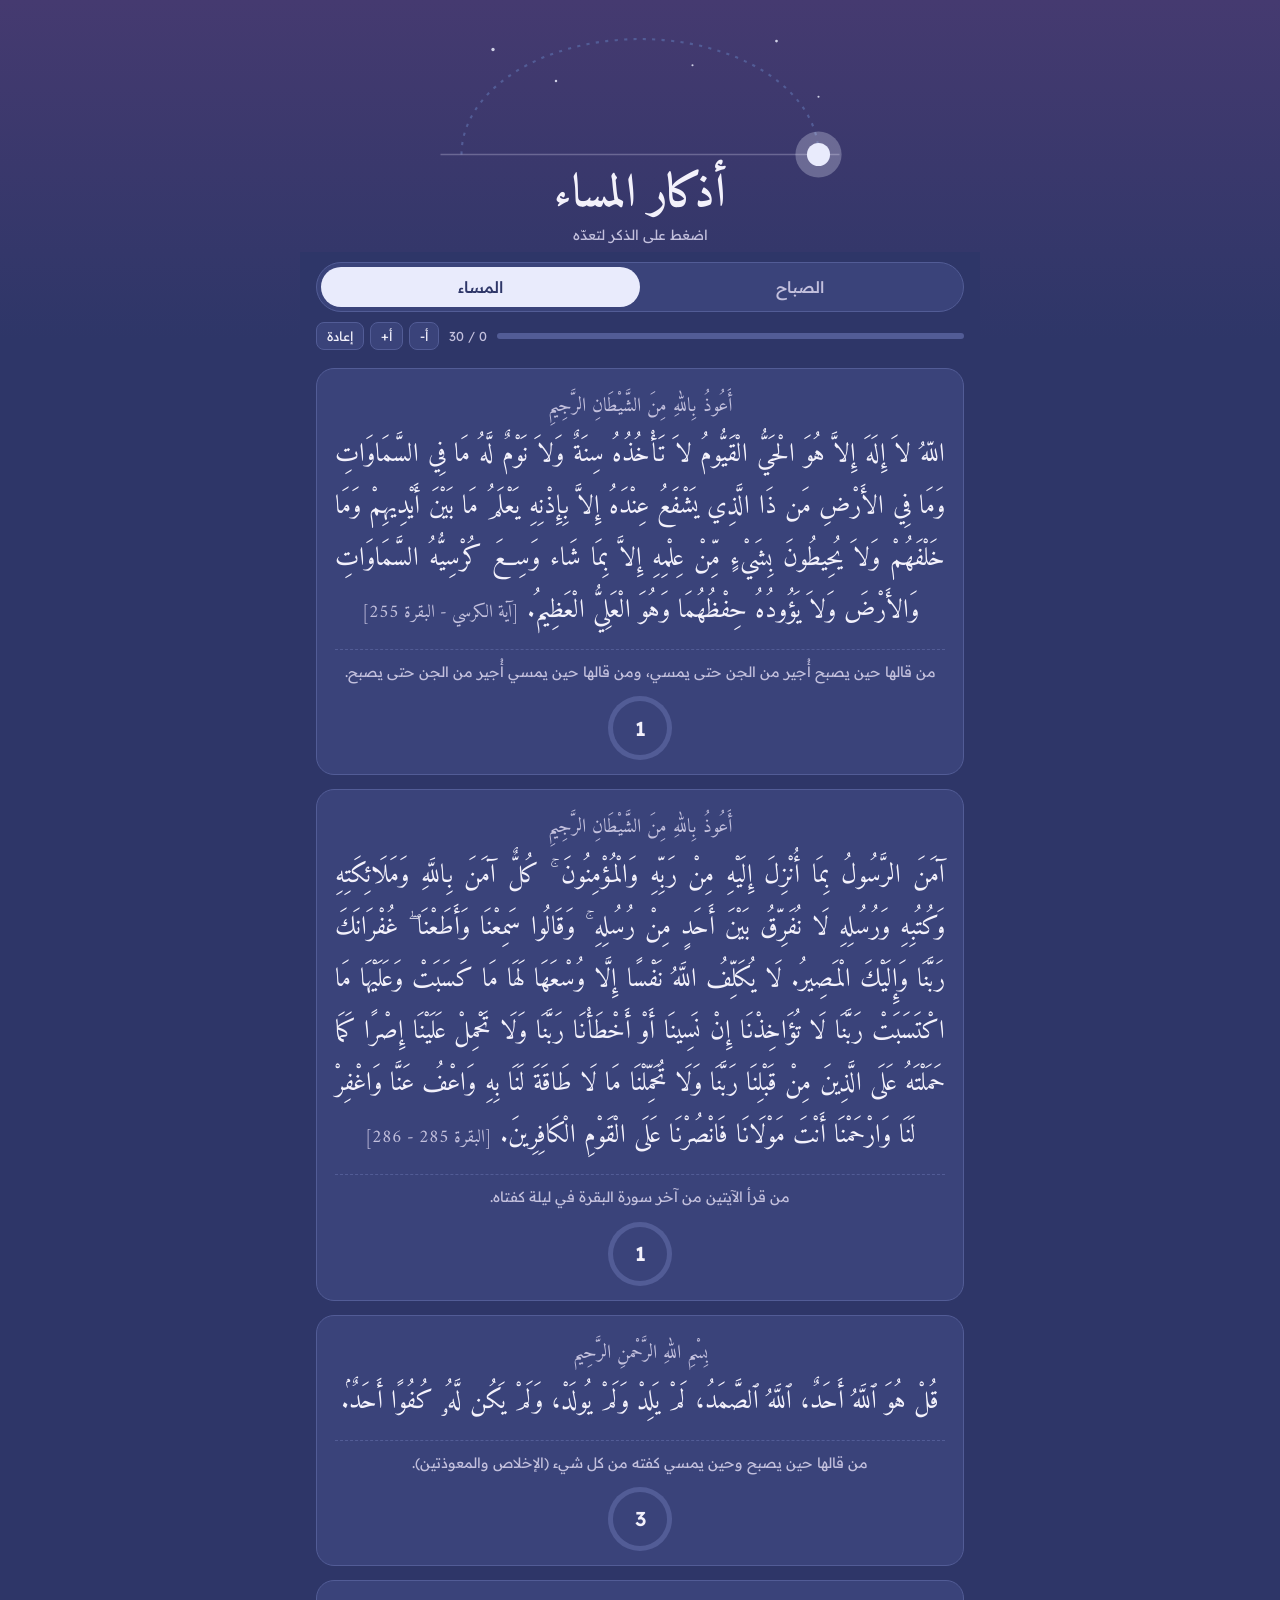
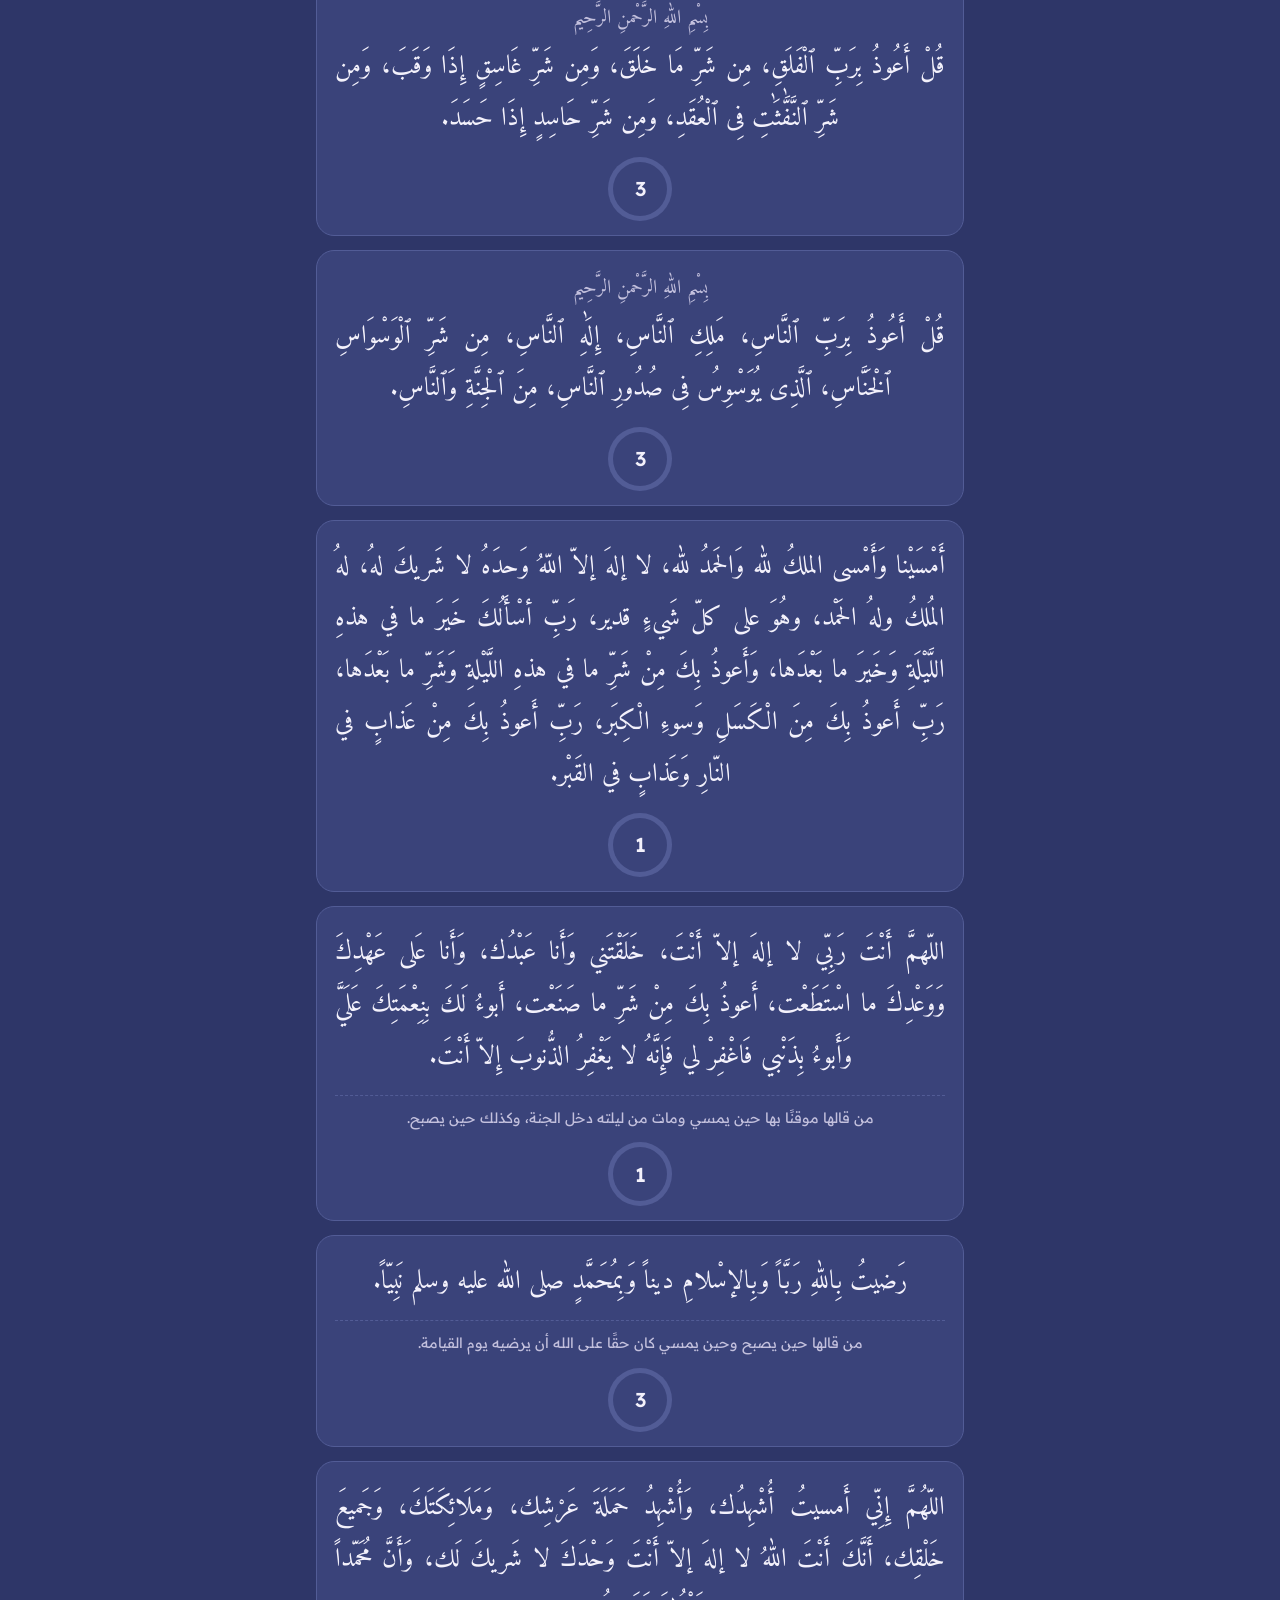
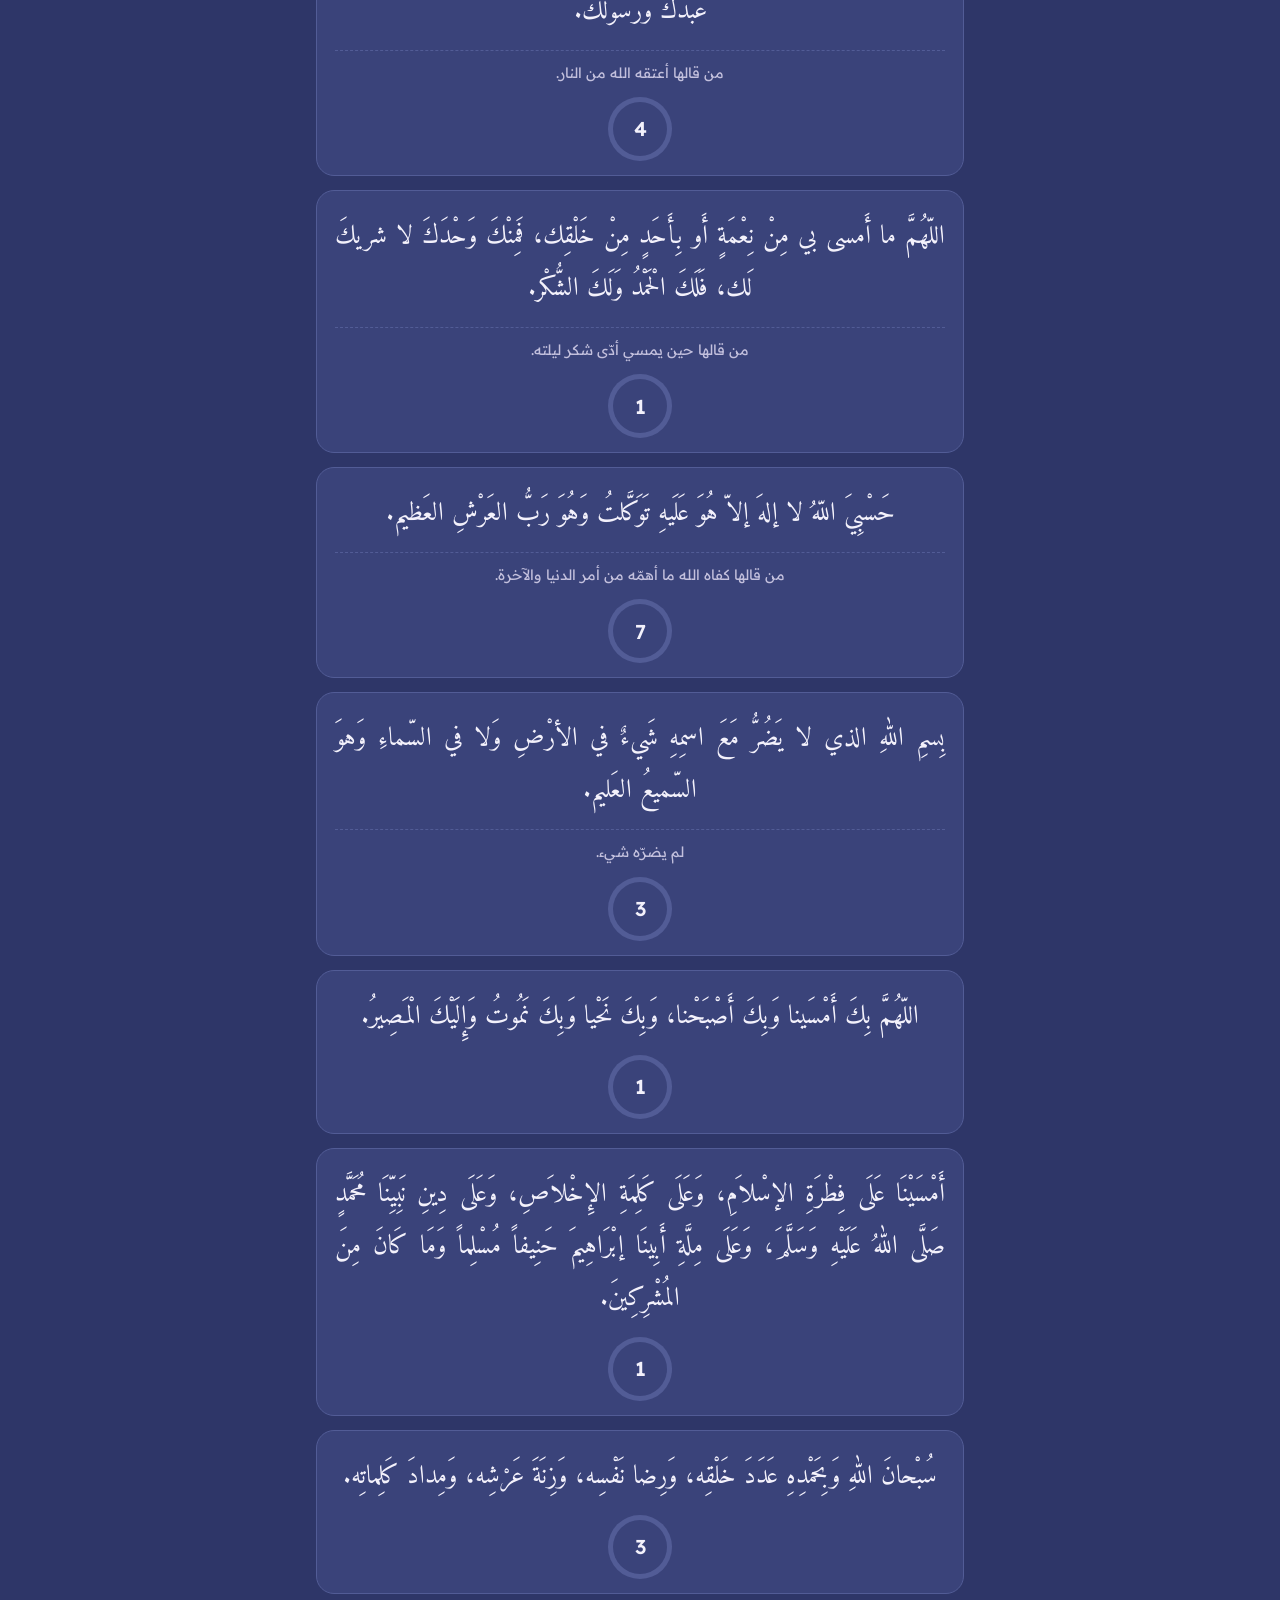
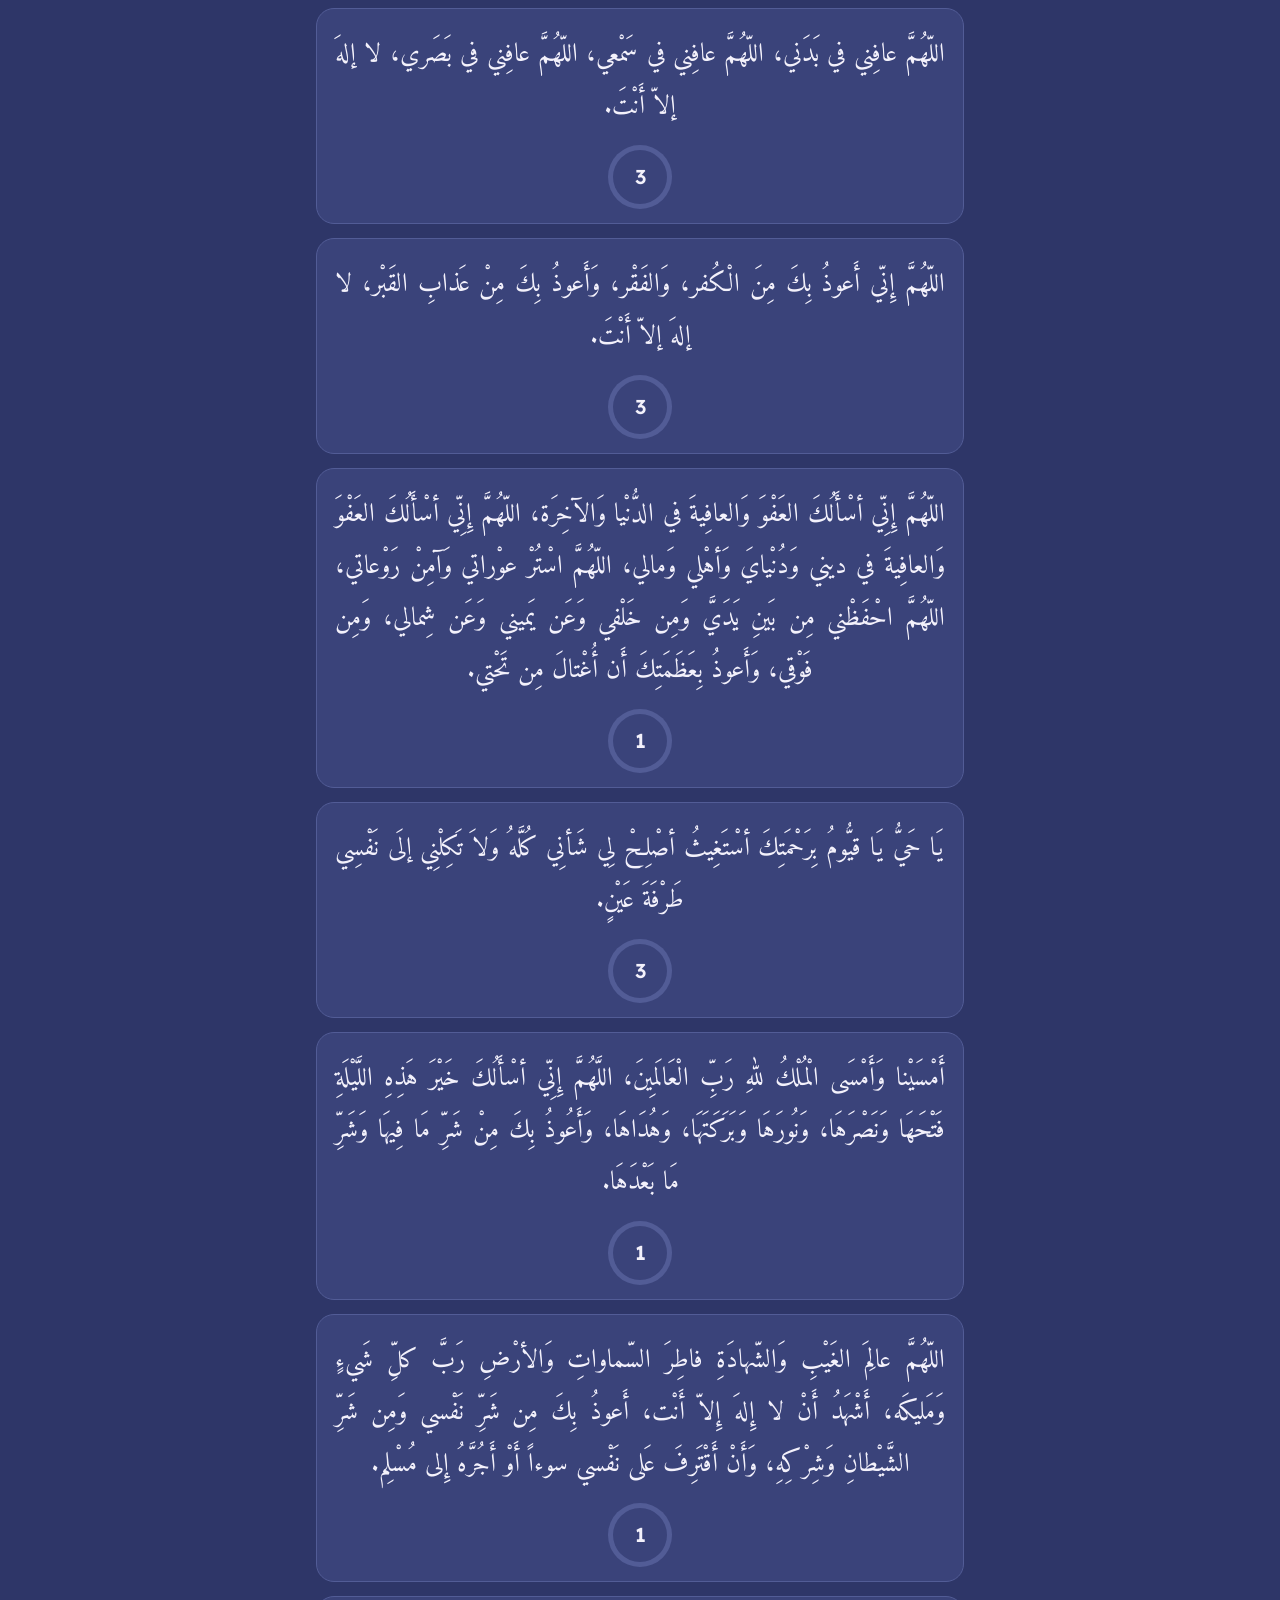
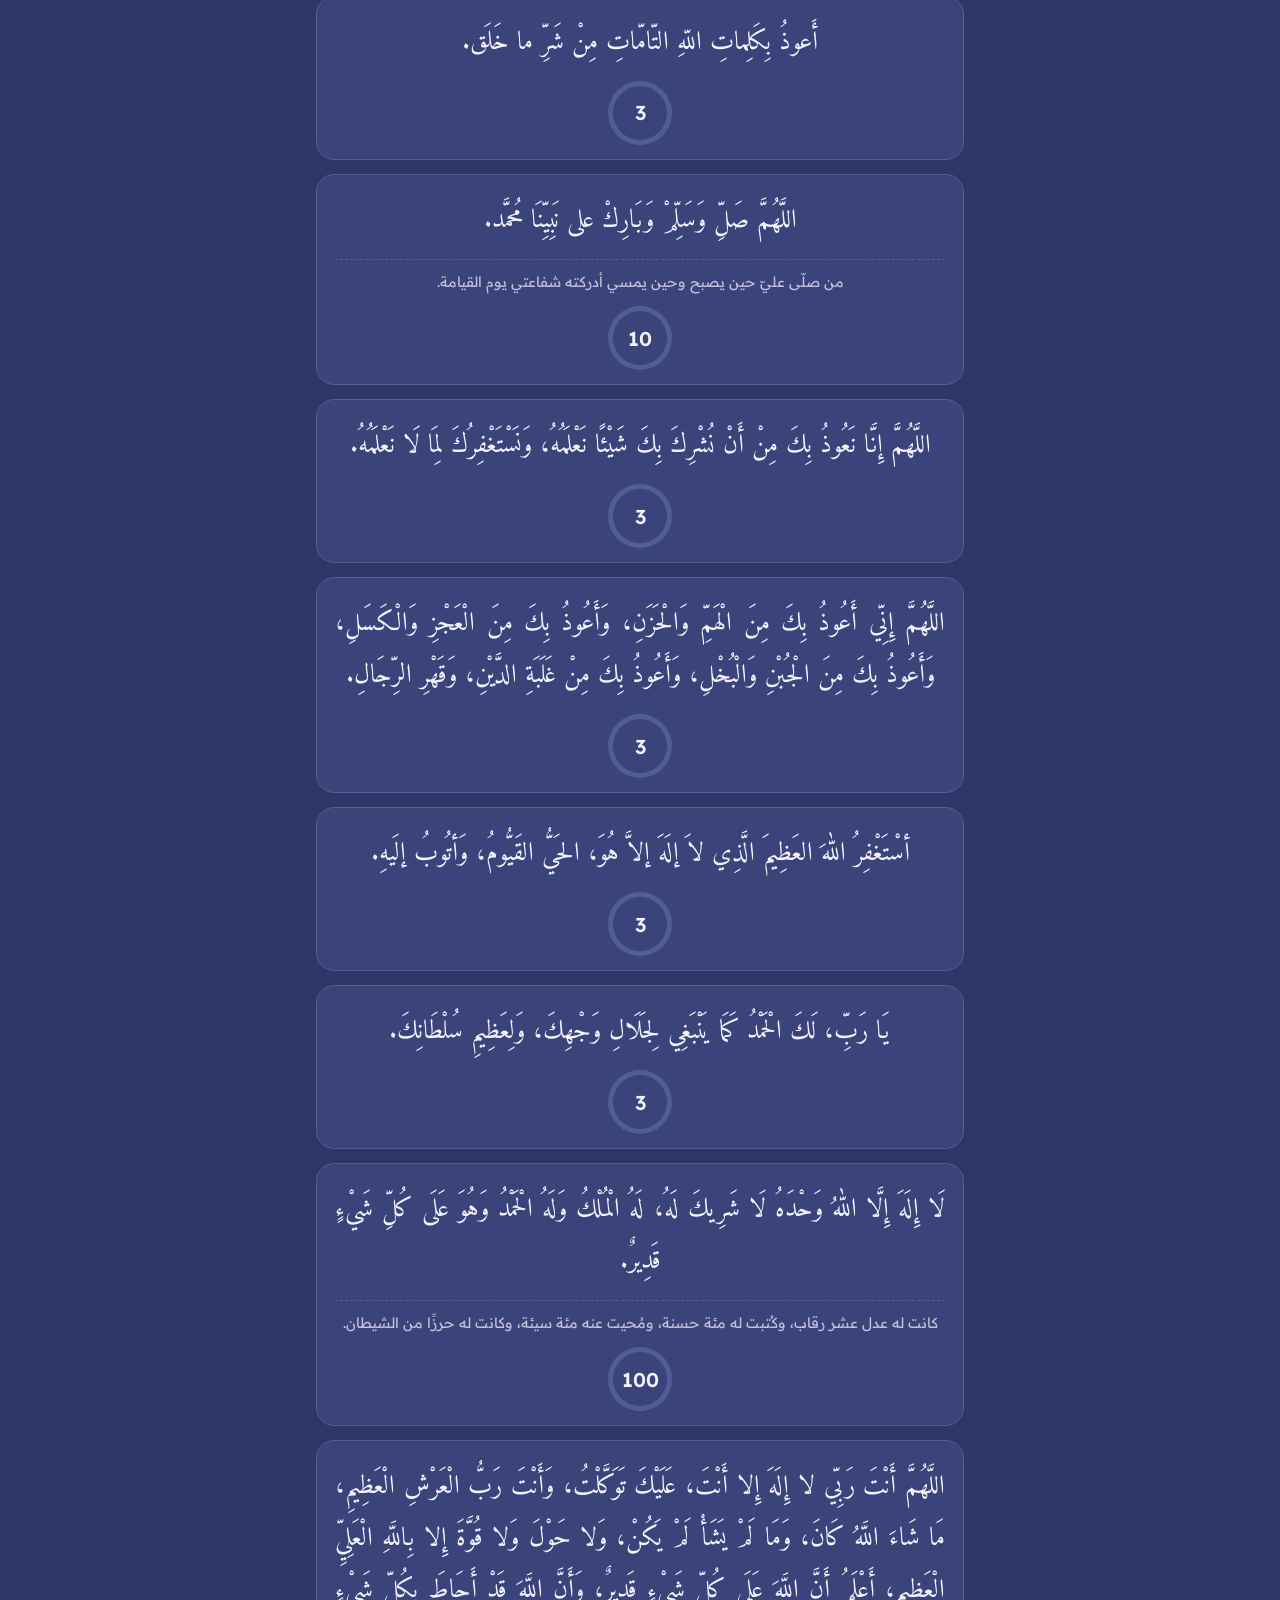
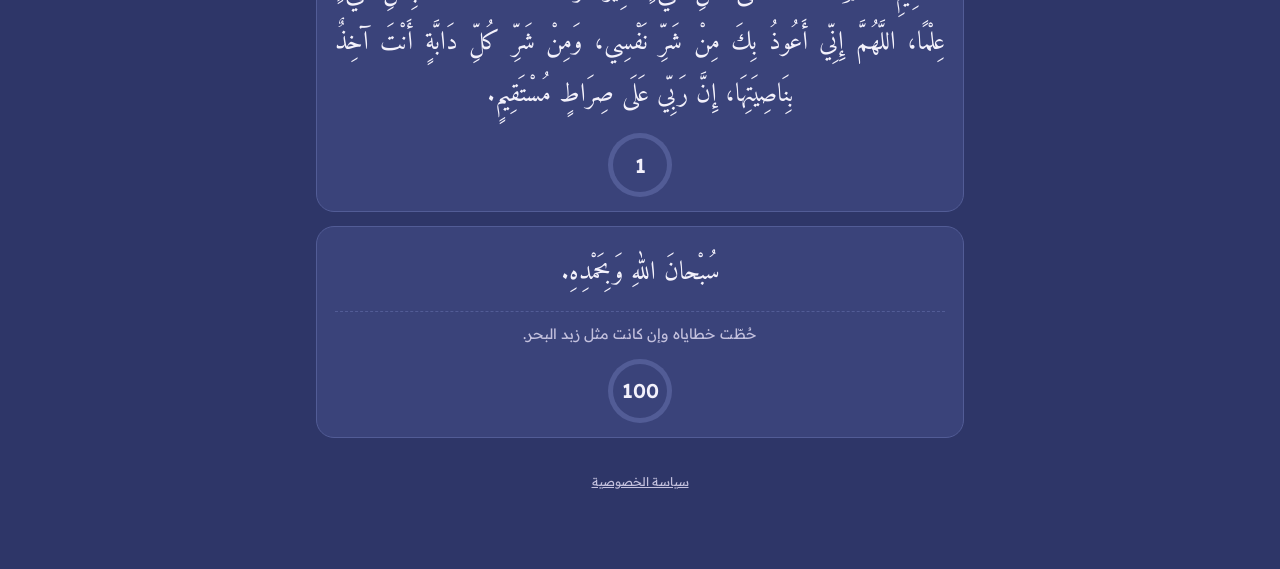
<file: index.html>
<!DOCTYPE html>
<html lang="ar" dir="rtl">
<head>
<meta charset="UTF-8">
<meta name="viewport" content="width=device-width, initial-scale=1, viewport-fit=cover">
<meta name="apple-mobile-web-app-capable" content="yes">
<meta name="mobile-web-app-capable" content="yes">
<meta name="apple-mobile-web-app-title" content="أذكار">
<meta name="apple-mobile-web-app-status-bar-style" content="default">
<meta name="theme-color" content="#FFF9EC">
<meta name="description" content="أذكار الصباح والمساء مع عدّاد لكل ذكر، ويعمل بدون إنترنت.">
<title>أذكار الصباح والمساء</title>
<link rel="manifest" href="manifest.webmanifest">
<link rel="icon" type="image/png" sizes="192x192" href="icons/icon-192.png">
<link rel="apple-touch-icon" href="icons/apple-touch-icon.png">
<link rel="stylesheet" href="fonts/fonts.css">
<style>
:root{
  box-sizing:border-box;
  padding-top:env(safe-area-inset-top,0px);
  padding-bottom:env(safe-area-inset-bottom,0px);
  --fs:26px;
  /* morning (dawn) */
  --bg:#F5F9FB; --bg2:#FFF9EC; --ink:#1E3340; --soft:#6A8191;
  --card:#FFFFFF; --line:#E2EAEE; --accent:#E3A53A; --accentInk:#1E3340; --done:#7FA38B;
}
html{scroll-padding-top:calc(env(safe-area-inset-top,0px) + 130px)}
@media (prefers-color-scheme:dark){
  :root:not([data-theme="light"]){--bg:#2C3E49;--bg2:#3E3D33;--ink:#F6F2E8;--soft:#BCC9D0;--card:#36505E;--line:#4C6673;--accent:#F0B955;--accentInk:#1B2A33;--done:#8DB89A}
}
:root[data-theme="dark"]{--bg:#2C3E49;--bg2:#3E3D33;--ink:#F6F2E8;--soft:#BCC9D0;--card:#36505E;--line:#4C6673;--accent:#F0B955;--accentInk:#1B2A33;--done:#8DB89A}
/* evening (night) — always dark */
body.evening{--bg:#2E3668;--bg2:#453A70;--ink:#F3F1FB;--soft:#C3C0DD;--card:#3A437A;--line:#525C96;--accent:#E9EBFC;--accentInk:#2E3668;--done:#A5BBE6}

*{box-sizing:border-box;margin:0;padding:0}
body{
  font-family:"Readex Pro",system-ui,"Segoe UI",Tahoma,sans-serif;
  background:linear-gradient(180deg,var(--bg2) 0%,var(--bg) 340px) var(--bg);
  background-color:var(--bg);
  color:var(--ink);min-height:100vh;
  transition:background-color .5s,color .5s;
  -webkit-tap-highlight-color:transparent;
}
.wrap{max-width:680px;margin:0 auto;padding:0 16px 80px}

/* horizon hero */
.hero{position:relative;padding:18px 0 8px;text-align:center}
.sky{width:100%;max-width:420px;height:auto;display:block;margin:0 auto;overflow:visible}
.sky .arc{fill:none;stroke:var(--line);stroke-width:2;stroke-dasharray:3 6}
.sky .ground{stroke:var(--soft);stroke-width:1.5;opacity:.35}
.sky .orb{fill:var(--accent);transition:cx .6s ease,cy .6s ease}
.sky .glow{fill:var(--accent);opacity:.28;transition:cx .6s ease,cy .6s ease}
.sky .star{fill:var(--accent);opacity:0;transition:opacity .5s}
body.evening .sky .star{opacity:.85}
h1{font-family:"Amiri",serif;font-weight:700;font-size:clamp(34px,9vw,46px);line-height:1.1;margin-top:-6px}
.sub{color:var(--soft);font-size:14px;margin-top:6px}

/* sticky bar */
.bar{position:sticky;top:0;z-index:5;padding:10px 0 12px;background:var(--bg);transition:background-color .5s}
.bar::before{content:"";position:absolute;inset:0 -16px;background:var(--bg);z-index:-1;padding-top:env(safe-area-inset-top,0px);top:calc(-1 * env(safe-area-inset-top,0px))}
.tabs{display:grid;grid-template-columns:1fr 1fr;background:var(--card);border:1px solid var(--line);border-radius:999px;padding:4px}
.tabs button{font:inherit;font-size:16px;font-weight:500;border:0;background:none;color:var(--soft);padding:10px;border-radius:999px;cursor:pointer}
.tabs button[aria-pressed="true"]{background:var(--accent);color:var(--accentInk)}
.prog{display:flex;align-items:center;gap:10px;margin-top:10px;font-size:13px;color:var(--soft)}
.track{flex:1;height:6px;background:var(--line);border-radius:6px;overflow:hidden}
.fill{height:100%;width:0;background:var(--accent);border-radius:6px;transition:width .4s}
.tools{display:flex;gap:6px}
.tools button{font:inherit;font-size:13px;border:1px solid var(--line);background:var(--card);color:var(--ink);border-radius:8px;padding:5px 10px;cursor:pointer}

/* azkar list */
.list{display:flex;flex-direction:column;gap:14px;margin-top:6px}
.zikr{
  background:var(--card);border:1px solid var(--line);border-radius:18px;
  padding:20px 18px 14px;cursor:pointer;user-select:none;-webkit-user-select:none;
  transition:opacity .35s,transform .12s,border-color .3s;
}
.zikr:active{transform:scale(.985)}
.zikr:focus-visible{outline:3px solid var(--accent);outline-offset:3px}
.pre{font-family:"Amiri",serif;color:var(--soft);font-size:calc(var(--fs) * .75);margin-bottom:6px;text-align:center}
.txt{font-family:"Amiri",serif;font-size:var(--fs);line-height:2;text-align:justify;text-align-last:center}
.ref{color:var(--soft);font-size:.7em}
.fadl{margin-top:12px;padding-top:10px;border-top:1px dashed var(--line);color:var(--soft);font-size:max(14px,calc(var(--fs) * .55));line-height:1.7;text-align:center}
.foot{display:flex;justify-content:center;margin-top:12px}
.count{
  --p:0;width:64px;height:64px;border-radius:50%;display:grid;place-items:center;
  background:conic-gradient(var(--accent) calc(var(--p)*1turn),var(--line) 0);
  transition:background .3s;
}
.count span{width:54px;height:54px;border-radius:50%;background:var(--card);display:grid;place-items:center;font-weight:600;font-size:20px}
.sr{position:absolute;width:1px;height:1px;overflow:hidden;clip-path:inset(50%);white-space:nowrap}
.foot{position:relative}
.zikr.done{opacity:.5;border-color:var(--done)}
.zikr.done .count{background:var(--done)}
.zikr.done .count span{background:var(--done);color:var(--card);font-size:24px}
.zikr.bump .count span{animation:bump .18s}
@keyframes bump{50%{transform:scale(1.15)}}

.end{display:none;text-align:center;padding:36px 12px 10px}
.end.show{display:block}
.end p{font-family:"Amiri",serif;font-size:26px}
.end small{display:block;color:var(--soft);margin-top:6px;font-size:14px}
.legal{text-align:center;margin-top:36px;font-size:12px}
.legal a{color:var(--soft)}
@media (prefers-reduced-motion:reduce){*{transition:none!important;animation:none!important}}
</style>
</head>
<body>
<div class="wrap">
  <header class="hero">
    <svg class="sky" viewBox="0 0 400 150" aria-hidden="true">
      <circle class="star" cx="60" cy="30" r="1.6"/><circle class="star" cx="330" cy="22" r="1.3"/>
      <circle class="star" cx="250" cy="45" r="1"/><circle class="star" cx="120" cy="60" r="1.2"/>
      <circle class="star" cx="370" cy="75" r="1"/>
      <path class="arc" d="M30 130 A170 110 0 0 1 370 130"/>
      <line class="ground" x1="10" y1="130" x2="390" y2="130"/>
      <circle class="glow" id="glow" cx="370" cy="130" r="22"/>
      <circle class="orb" id="orb" cx="370" cy="130" r="11"/>
    </svg>
    <h1 id="title">أذكار الصباح</h1>
    <p class="sub">اضغط على الذكر لتعدّه</p>
  </header>

  <div class="bar">
    <div class="tabs" role="group" aria-label="اختيار الأذكار">
      <button id="tM" aria-pressed="true">الصباح</button>
      <button id="tE" aria-pressed="false">المساء</button>
    </div>
    <div class="prog">
      <div class="track"><div class="fill" id="fill"></div></div>
      <span id="pct" aria-live="polite">0 / 0</span>
      <div class="tools">
        <button id="fDn" aria-label="تصغير الخط">أ-</button>
        <button id="fUp" aria-label="تكبير الخط">أ+</button>
        <button id="rst">إعادة</button>
      </div>
    </div>
  </div>

  <main class="list" id="list"></main>
  <div class="end" id="end"><p>تقبّل الله منك</p><small>أتممت الأذكار كاملة</small></div>
  <footer class="legal"><a href="privacy.html">سياسة الخصوصية</a></footer>
</div>

<script>
const A='أَعُوذُ بِاللهِ مِنَ الشَّيْطَانِ الرَّجِيمِ', B='بِسْمِ اللهِ الرَّحْمنِ الرَّحِيم';
const Z=(t,c,f,p)=>({t,c,f:f||'',p:p||''});
const kursi=Z('اللّهُ لاَ إِلَـهَ إِلاَّ هُوَ الْحَيُّ الْقَيُّومُ لاَ تَأْخُذُهُ سِنَةٌ وَلاَ نَوْمٌ لَّهُ مَا فِي السَّمَاوَاتِ وَمَا فِي الأَرْضِ مَن ذَا الَّذِي يَشْفَعُ عِنْدَهُ إِلاَّ بِإِذْنِهِ يَعْلَمُ مَا بَيْنَ أَيْدِيهِمْ وَمَا خَلْفَهُمْ وَلاَ يُحِيطُونَ بِشَيْءٍ مِّنْ عِلْمِهِ إِلاَّ بِمَا شَاء وَسِعَ كُرْسِيُّهُ السَّمَاوَاتِ وَالأَرْضَ وَلاَ يَؤُودُهُ حِفْظُهُمَا وَهُوَ الْعَلِيُّ الْعَظِيمُ. <span class="ref">[آية الكرسي - البقرة 255]</span>',1,'من قالها حين يصبح أُجير من الجن حتى يمسي، ومن قالها حين يمسي أُجير من الجن حتى يصبح.',A);
const ikhlas=Z('قُلْ هُوَ ٱللَّهُ أَحَدٌ، ٱللَّهُ ٱلصَّمَدُ، لَمْ يَلِدْ وَلَمْ يُولَدْ، وَلَمْ يَكُن لَّهُۥ كُفُوًا أَحَدٌۢ.',3,'من قالها حين يصبح وحين يمسي كفته من كل شيء (الإخلاص والمعوذتين).',B);
const falaq=Z('قُلْ أَعُوذُ بِرَبِّ ٱلْفَلَقِ، مِن شَرِّ مَا خَلَقَ، وَمِن شَرِّ غَاسِقٍ إِذَا وَقَبَ، وَمِن شَرِّ ٱلنَّفَّٰثَٰتِ فِى ٱلْعُقَدِ، وَمِن شَرِّ حَاسِدٍ إِذَا حَسَدَ.',3,'',B);
const nas=Z('قُلْ أَعُوذُ بِرَبِّ ٱلنَّاسِ، مَلِكِ ٱلنَّاسِ، إِلَٰهِ ٱلنَّاسِ، مِن شَرِّ ٱلْوَسْوَاسِ ٱلْخَنَّاسِ، ٱلَّذِى يُوَسْوِسُ فِى صُدُورِ ٱلنَّاسِ، مِنَ ٱلْجِنَّةِ وَٱلنَّاسِ.',3,'',B);
const sayyid=Z('اللّهـمَّ أَنْتَ رَبِّـي لا إلهَ إلاّ أَنْتَ، خَلَقْتَنـي وَأَنا عَبْـدُك، وَأَنا عَلـى عَهْـدِكَ وَوَعْـدِكَ ما اسْتَـطَعْـت، أَعـوذُ بِكَ مِنْ شَـرِّ ما صَنَـعْت، أَبـوءُ لَـكَ بِنِعْـمَتِـكَ عَلَـيَّ وَأَبـوءُ بِذَنْـبي فَاغْفـِرْ لي فَإِنَّـهُ لا يَغْـفِرُ الذُّنـوبَ إِلاّ أَنْتَ.',1,'من قالها موقنًا بها حين يمسي ومات من ليلته دخل الجنة، وكذلك حين يصبح.');
const radeet=Z('رَضيـتُ بِاللهِ رَبَّـاً وَبِالإسْلامِ ديـناً وَبِمُحَـمَّدٍ صلى الله عليه وسلم نَبِيّـاً.',3,'من قالها حين يصبح وحين يمسي كان حقًا على الله أن يرضيه يوم القيامة.');
const hasbi=Z('حَسْبِـيَ اللّهُ لا إلهَ إلاّ هُوَ عَلَـيهِ تَوَكَّـلتُ وَهُوَ رَبُّ العَرْشِ العَظـيم.',7,'من قالها كفاه الله ما أهمّه من أمر الدنيا والآخرة.');
const bism=Z('بِسـمِ اللهِ الذي لا يَضُـرُّ مَعَ اسمِـهِ شَيءٌ في الأرْضِ وَلا في السّمـاءِ وَهـوَ السّمـيعُ العَلـيم.',3,'لم يضرّه شيء.');
const subhanAdad=Z('سُبْحـانَ اللهِ وَبِحَمْـدِهِ عَدَدَ خَلْـقِه، وَرِضـا نَفْسِـه، وَزِنَـةَ عَـرْشِـه، وَمِـدادَ كَلِمـاتِـه.',3);
const afini=Z('اللّهُـمَّ عافِـني في بَدَنـي، اللّهُـمَّ عافِـني في سَمْـعي، اللّهُـمَّ عافِـني في بَصَـري، لا إلهَ إلاّ أَنْـتَ.',3);
const kufr=Z('اللّهُـمَّ إِنّـي أَعـوذُ بِكَ مِنَ الْكُـفر، وَالفَـقْر، وَأَعـوذُ بِكَ مِنْ عَذابِ القَـبْر، لا إلهَ إلاّ أَنْـتَ.',3);
const afw=Z('اللّهُـمَّ إِنِّـي أسْـأَلُـكَ العَـفْوَ وَالعـافِـيةَ في الدُّنْـيا وَالآخِـرَة، اللّهُـمَّ إِنِّـي أسْـأَلُـكَ العَـفْوَ وَالعـافِـيةَ في ديني وَدُنْـيايَ وَأهْـلي وَمالـي، اللّهُـمَّ اسْتُـرْ عـوْراتي وَآمِـنْ رَوْعاتـي، اللّهُـمَّ احْفَظْـني مِن بَـينِ يَدَيَّ وَمِن خَلْفـي وَعَن يَمـيني وَعَن شِمـالي، وَمِن فَوْقـي، وَأَعـوذُ بِعَظَمَـتِكَ أَن أُغْـتالَ مِن تَحْتـي.',1);
const hayy=Z('يَا حَيُّ يَا قيُّومُ بِرَحْمَتِكَ أسْتَغِيثُ أصْلِحْ لِي شَأنِي كُلَّهُ وَلاَ تَكِلْنِي إلَى نَفْسِي طَـرْفَةَ عَيْنٍ.',3);
const alim=Z('اللّهُـمَّ عالِـمَ الغَـيْبِ وَالشّـهادَةِ فاطِـرَ السّماواتِ وَالأرْضِ رَبَّ كـلِّ شَـيءٍ وَمَليـكَه، أَشْهَـدُ أَنْ لا إِلـهَ إِلاّ أَنْت، أَعـوذُ بِكَ مِن شَـرِّ نَفْسـي وَمِن شَـرِّ الشَّيْـطانِ وَشِرْكِهِ، وَأَنْ أَقْتَـرِفَ عَلـى نَفْسـي سوءاً أَوْ أَجُـرَّهُ إِلـى مُسْـلِم.',1);
const kalimat=Z('أَعـوذُ بِكَلِمـاتِ اللّهِ التّـامّـاتِ مِنْ شَـرِّ ما خَلَـق.',3);
const salat=Z('اللَّهُمَّ صَلِّ وَسَلِّمْ وَبَارِكْ على نَبِيِّنَا مُحمَّد.',10,'من صلّى عليّ حين يصبح وحين يمسي أدركته شفاعتي يوم القيامة.');
const shirk=Z('اللَّهُمَّ إِنَّا نَعُوذُ بِكَ مِنْ أَنْ نُشْرِكَ بِكَ شَيْئًا نَعْلَمُهُ، وَنَسْتَغْفِرُكَ لِمَا لَا نَعْلَمُهُ.',3);
const hamm=Z('اللَّهُمَّ إِنِّي أَعُوذُ بِكَ مِنَ الْهَمِّ وَالْحَزَنِ، وَأَعُوذُ بِكَ مِنَ الْعَجْزِ وَالْكَسَلِ، وَأَعُوذُ بِكَ مِنَ الْجُبْنِ وَالْبُخْلِ، وَأَعُوذُ بِكَ مِنْ غَلَبَةِ الدَّيْنِ، وَقَهْرِ الرِّجَالِ.',3);
const istighfarAzim=Z('أسْتَغْفِرُ اللهَ العَظِيمَ الَّذِي لاَ إلَهَ إلاَّ هُوَ، الحَيُّ القَيُّومُ، وَأتُوبُ إلَيهِ.',3);
const yarab=Z('يَا رَبِّ، لَكَ الْحَمْدُ كَمَا يَنْبَغِي لِجَلَالِ وَجْهِكَ، وَلِعَظِيمِ سُلْطَانِكَ.',3);
const antaRabbi=Z('اللَّهُمَّ أَنْتَ رَبِّي لا إِلَهَ إِلا أَنْتَ، عَلَيْكَ تَوَكَّلْتُ، وَأَنْتَ رَبُّ الْعَرْشِ الْعَظِيمِ، مَا شَاءَ اللَّهُ كَانَ، وَمَا لَمْ يَشَأْ لَمْ يَكُنْ، وَلا حَوْلَ وَلا قُوَّةَ إِلا بِاللَّهِ الْعَلِيِّ الْعَظِيمِ، أَعْلَمُ أَنَّ اللَّهَ عَلَى كُلِّ شَيْءٍ قَدِيرٌ، وَأَنَّ اللَّهَ قَدْ أَحَاطَ بِكُلِّ شَيْءٍ عِلْمًا، اللَّهُمَّ إِنِّي أَعُوذُ بِكَ مِنْ شَرِّ نَفْسِي، وَمِنْ شَرِّ كُلِّ دَابَّةٍ أَنْتَ آخِذٌ بِنَاصِيَتِهَا، إِنَّ رَبِّي عَلَى صِرَاطٍ مُسْتَقِيمٍ.',1);
const tahlil=Z('لَا إِلَهَ إِلَّا اللهُ وَحْدَهُ لَا شَرِيكَ لَهُ، لَهُ الْمُلْكُ وَلَهُ الْحَمْدُ وَهُوَ عَلَى كُلِّ شَيْءٍ قَدِيرٌ.',100,'كانت له عدل عشر رقاب، وكُتبت له مئة حسنة، ومُحيت عنه مئة سيئة، وكانت له حرزًا من الشيطان.');
const subhan=Z('سُبْحـانَ اللهِ وَبِحَمْـدِهِ.',100,'حُطّت خطاياه وإن كانت مثل زبد البحر.');

const DATA={
 m:[kursi,ikhlas,falaq,nas,
  Z('أَصْـبَحْنا وَأَصْـبَحَ المُـلْكُ لله وَالحَمدُ لله، لا إلهَ إلاّ اللّهُ وَحدَهُ لا شَريكَ لهُ، لهُ المُـلكُ ولهُ الحَمْـد، وهُوَ على كلّ شَيءٍ قدير، رَبِّ أسْـأَلُـكَ خَـيرَ ما في هـذا اليوم وَخَـيرَ ما بَعْـدَه، وَأَعـوذُ بِكَ مِنْ شَـرِّ ما في هـذا اليوم وَشَرِّ ما بَعْـدَه، رَبِّ أَعـوذُ بِكَ مِنَ الْكَسَـلِ وَسـوءِ الْكِـبَر، رَبِّ أَعـوذُ بِكَ مِنْ عَـذابٍ في النّـارِ وَعَـذابٍ في القَـبْر.',1),
  sayyid,radeet,
  Z('اللّهُـمَّ إِنِّـي أَصْبَـحْتُ أُشْـهِدُك، وَأُشْـهِدُ حَمَلَـةَ عَـرْشِـك، وَمَلَائِكَتَكَ، وَجَمـيعَ خَلْـقِك، أَنَّـكَ أَنْـتَ اللهُ لا إلهَ إلاّ أَنْـتَ وَحْـدَكَ لا شَريكَ لَـك، وَأَنَّ مُحَمّـداً عَبْـدُكَ وَرَسـولُـك.',4,'من قالها أعتقه الله من النار.'),
  Z('اللّهُـمَّ ما أَصْبَـحَ بي مِـنْ نِعْـمَةٍ أَو بِأَحَـدٍ مِـنْ خَلْـقِك، فَمِـنْكَ وَحْـدَكَ لا شريكَ لَـك، فَلَـكَ الْحَمْـدُ وَلَـكَ الشُّكْـر.',1,'من قالها حين يصبح أدّى شكر يومه.'),
  hasbi,bism,
  Z('اللّهُـمَّ بِكَ أَصْـبَحْنا وَبِكَ أَمْسَـينا، وَبِكَ نَحْـيا وَبِكَ نَمُـوتُ وَإِلَـيْكَ النُّـشُور.',1),
  Z('أَصْبَـحْـنا عَلَى فِطْرَةِ الإسْلاَمِ، وَعَلَى كَلِمَةِ الإِخْلاَصِ، وَعَلَى دِينِ نَبِيِّنَا مُحَمَّدٍ صَلَّى اللهُ عَلَيْهِ وَسَلَّمَ، وَعَلَى مِلَّةِ أَبِينَا إبْرَاهِيمَ حَنِيفاً مُسْلِماً وَمَا كَانَ مِنَ المُشْرِكِينَ.',1),
  subhanAdad,afini,kufr,afw,hayy,
  Z('أَصْبَـحْـنا وَأَصْبَـحَ المُـلكُ للهِ رَبِّ العـالَمـين، اللّهُـمَّ إِنِّـي أسْـأَلُـكَ خَـيْرَ هـذا الـيَوْم، فَـتْحَهُ، وَنَصْـرَهُ، وَنـورَهُ وَبَـرَكَتَـهُ، وَهُـداهُ، وَأَعـوذُ بِـكَ مِـنْ شَـرِّ ما فـيهِ وَشَـرِّ ما بَعْـدَه.',1),
  alim,kalimat,salat,shirk,hamm,istighfarAzim,yarab,
  Z('اللَّهُمَّ إِنِّي أَسْأَلُكَ عِلْمًا نَافِعًا، وَرِزْقًا طَيِّبًا، وَعَمَلًا مُتَقَبَّلًا.',1),
  antaRabbi,tahlil,subhan,
  Z('أسْتَغْفِرُ اللهَ وَأتُوبُ إلَيْهِ.',100,'كان النبي ﷺ يتوب إلى الله في اليوم مئة مرة (رواه مسلم).')
 ],
 e:[kursi,
  Z('آمَنَ الرَّسُولُ بِمَا أُنْزِلَ إِلَيْهِ مِنْ رَبِّهِ وَالْمُؤْمِنُونَ ۚ كُلٌّ آمَنَ بِاللَّهِ وَمَلَائِكَتِهِ وَكُتُبِهِ وَرُسُلِهِ لَا نُفَرِّقُ بَيْنَ أَحَدٍ مِنْ رُسُلِهِ ۚ وَقَالُوا سَمِعْنَا وَأَطَعْنَا ۖ غُفْرَانَكَ رَبَّنَا وَإِلَيْكَ الْمَصِيرُ. لَا يُكَلِّفُ اللَّهُ نَفْسًا إِلَّا وُسْعَهَا لَهَا مَا كَسَبَتْ وَعَلَيْهَا مَا اكْتَسَبَتْ رَبَّنَا لَا تُؤَاخِذْنَا إِنْ نَسِينَا أَوْ أَخْطَأْنَا رَبَّنَا وَلَا تَحْمِلْ عَلَيْنَا إِصْرًا كَمَا حَمَلْتَهُ عَلَى الَّذِينَ مِنْ قَبْلِنَا رَبَّنَا وَلَا تُحَمِّلْنَا مَا لَا طَاقَةَ لَنَا بِهِ وَاعْفُ عَنَّا وَاغْفِرْ لَنَا وَارْحَمْنَا أَنْتَ مَوْلَانَا فَانْصُرْنَا عَلَى الْقَوْمِ الْكَافِرِينَ. <span class="ref">[البقرة 285 - 286]</span>',1,'من قرأ الآيتين من آخر سورة البقرة في ليلة كفتاه.',A),
  ikhlas,falaq,nas,
  Z('أَمْسَيْـنا وَأَمْسـى المـلكُ لله وَالحَمدُ لله، لا إلهَ إلاّ اللّهُ وَحدَهُ لا شَريكَ لهُ، لهُ المُـلكُ ولهُ الحَمْـد، وهُوَ على كلّ شَيءٍ قدير، رَبِّ أسْـأَلُـكَ خَـيرَ ما في هـذهِ اللَّـيْلَةِ وَخَـيرَ ما بَعْـدَهـا، وَأَعـوذُ بِكَ مِنْ شَـرِّ ما في هـذهِ اللَّـيْلةِ وَشَرِّ ما بَعْـدَهـا، رَبِّ أَعـوذُ بِكَ مِنَ الْكَسَـلِ وَسـوءِ الْكِـبَر، رَبِّ أَعـوذُ بِكَ مِنْ عَـذابٍ في النّـارِ وَعَـذابٍ في القَـبْر.',1),
  sayyid,radeet,
  Z('اللّهُـمَّ إِنِّـي أَمسيتُ أُشْـهِدُك، وَأُشْـهِدُ حَمَلَـةَ عَـرْشِـك، وَمَلَائِكَتَكَ، وَجَمـيعَ خَلْـقِك، أَنَّـكَ أَنْـتَ اللهُ لا إلهَ إلاّ أَنْـتَ وَحْـدَكَ لا شَريكَ لَـك، وَأَنَّ مُحَمّـداً عَبْـدُكَ وَرَسـولُـك.',4,'من قالها أعتقه الله من النار.'),
  Z('اللّهُـمَّ ما أَمسى بي مِـنْ نِعْـمَةٍ أَو بِأَحَـدٍ مِـنْ خَلْـقِك، فَمِـنْكَ وَحْـدَكَ لا شريكَ لَـك، فَلَـكَ الْحَمْـدُ وَلَـكَ الشُّكْـر.',1,'من قالها حين يمسي أدّى شكر ليلته.'),
  hasbi,bism,
  Z('اللّهُـمَّ بِكَ أَمْسَـينا وَبِكَ أَصْـبَحْنا، وَبِكَ نَحْـيا وَبِكَ نَمُـوتُ وَإِلَـيْكَ الْمَصِيرُ.',1),
  Z('أَمْسَيْنَا عَلَى فِطْرَةِ الإسْلاَمِ، وَعَلَى كَلِمَةِ الإِخْلاَصِ، وَعَلَى دِينِ نَبِيِّنَا مُحَمَّدٍ صَلَّى اللهُ عَلَيْهِ وَسَلَّمَ، وَعَلَى مِلَّةِ أَبِينَا إبْرَاهِيمَ حَنِيفاً مُسْلِماً وَمَا كَانَ مِنَ المُشْرِكِينَ.',1),
  subhanAdad,afini,kufr,afw,hayy,
  Z('أَمْسَيْنا وَأَمْسَى الْمُلْكُ للهِ رَبِّ الْعَالَمِينَ، اللَّهُمَّ إِنِّي أسْأَلُكَ خَيْرَ هَذِهِ اللَّيْلَةِ فَتْحَهَا وَنَصْرَهَا، وَنُورَهَا وَبَرَكَتَهَا، وَهُدَاهَا، وَأَعُوذُ بِكَ مِنْ شَرِّ مَا فِيهَا وَشَرِّ مَا بَعْدَهَا.',1),
  alim,kalimat,salat,shirk,hamm,istighfarAzim,yarab,tahlil,antaRabbi,subhan
 ]
};

const $=id=>document.getElementById(id);
const list=$('list'), NAMES={m:'أذكار الصباح',e:'أذكار المساء'};
const clean=s=>s.replace(/ـ/g,'');
// The adhkar "day" starts at 4 AM, so evening adhkar said at 9 PM still show as done after midnight.
const DAY_START=4;
const today=()=>{const d=new Date(Date.now()-DAY_START*36e5);return d.getFullYear()+'-'+(d.getMonth()+1)+'-'+d.getDate()};
const autoMode=()=>{const h=new Date().getHours();return (h>=DAY_START&&h<15)?'m':'e'};
const store={
  get(k){try{return JSON.parse(localStorage.getItem(k))}catch(e){return null}},
  set(k,v){try{localStorage.setItem(k,JSON.stringify(v))}catch(e){}}
};
let mode=autoMode(), curDay=today(), curAuto=mode;
let left=[];
let fs=Number(store.get('azkar-fs'));if(!(fs>=18&&fs<=40))fs=26;
document.documentElement.style.setProperty('--fs',fs+'px');

function key(){return 'azkar-'+mode+'-'+curDay}
// Drop saved progress from previous days so storage doesn't grow forever.
function prune(){try{for(let i=localStorage.length-1;i>=0;i--){const k=localStorage.key(i);if(/^azkar-[me]-/.test(k)&&!k.endsWith('-'+curDay))localStorage.removeItem(k)}}catch(e){}}
// If the app stayed open (or in the background) into a new day — or, when coming back to it,
// into the other part of the day — start from that day's state instead of carrying old counts over.
function refresh(checkPeriod){
  const d=today(), a=autoMode();
  if(d===curDay&&(!checkPeriod||a===curAuto))return false;
  curDay=d;curAuto=a;mode=a;load();render();prune();window.scrollTo(0,0);
  return true;
}
function load(){
  const saved=store.get(key());
  left=(Array.isArray(saved)&&saved.length===DATA[mode].length)
    ?saved.map((n,i)=>Math.max(0,Math.min(DATA[mode][i].c,Number(n)|0)))
    :DATA[mode].map(z=>z.c);
}
function render(){
  document.body.classList.toggle('evening',mode==='e');
  const tc=getComputedStyle(document.body).getPropertyValue('--bg2').trim();
  if(tc)document.querySelector('meta[name="theme-color"]').setAttribute('content',tc);
  $('title').textContent=NAMES[mode];document.title=NAMES[mode];
  $('tM').setAttribute('aria-pressed',mode==='m');$('tE').setAttribute('aria-pressed',mode==='e');
  list.innerHTML='';
  DATA[mode].forEach((z,i)=>{
    const el=document.createElement('div');
    el.className='zikr';el.tabIndex=0;el.dataset.i=i;el.setAttribute('role','button');
    el.innerHTML=(z.p?`<div class="pre">${z.p}</div>`:'')+
      `<div class="txt">${clean(z.t)}</div>`+
      (z.f?`<div class="fadl">${z.f}</div>`:'')+
      `<div class="foot"><div class="count" aria-hidden="true"><span></span></div><span class="sr"></span></div>`;
    el.addEventListener('click',()=>tap(i));
    el.addEventListener('keydown',e=>{if(e.key==='Enter'||e.key===' '){e.preventDefault();tap(i)}});
    list.appendChild(el);
    paint(i);
  });
  progress();
}
function paint(i){
  const el=list.children[i], z=DATA[mode][i], n=left[i];
  el.classList.toggle('done',n===0);
  el.querySelector('.count').style.setProperty('--p',(z.c-n)/z.c);
  el.querySelector('.count span').textContent=n===0?'✓':n;
  el.querySelector('.sr').textContent=n===0?'تم':'المتبقي '+n;
}
function progress(){
  const total=DATA[mode].length, done=left.filter(n=>n===0).length;
  $('fill').style.width=(done/total*100)+'%';
  $('pct').textContent=done+' / '+total;
  $('end').classList.toggle('show',done===total);
  // orb travels along the arc
  const t=done/total, ang=Math.PI*t, cx=200+170*Math.cos(ang), cy=130-110*Math.sin(ang);
  ['orb','glow'].forEach(id=>{$(id).setAttribute('cx',cx.toFixed(1));$(id).setAttribute('cy',cy.toFixed(1))});
}
function tap(i){
  if(refresh(false))return;
  if(left[i]===0)return;
  left[i]--;store.set(key(),left);
  const el=list.children[i];
  el.classList.remove('bump');void el.offsetWidth;el.classList.add('bump');
  try{navigator.vibrate&&navigator.vibrate(left[i]===0?[30,40,30]:12)}catch(e){}
  paint(i);progress();
  if(left[i]===0){
    let next=left.findIndex((n,j)=>j>i&&n>0);if(next<0)next=left.findIndex(n=>n>0);
    if(next>-1)setTimeout(()=>list.children[next].scrollIntoView({behavior:'smooth',block:'start'}),350);
    else if(left.every(n=>n===0))setTimeout(()=>$('end').scrollIntoView({behavior:'smooth',block:'center'}),350);
  }
}
function setMode(m){if(m===mode)return;mode=m;load();render();window.scrollTo({top:0,behavior:'smooth'})}
$('tM').onclick=()=>setMode('m');$('tE').onclick=()=>setMode('e');
$('rst').onclick=()=>{if(confirm('إعادة العدّ من البداية؟')){left=DATA[mode].map(z=>z.c);store.set(key(),left);render();window.scrollTo({top:0,behavior:'smooth'})}};
function font(d){fs=Math.min(40,Math.max(18,fs+d));document.documentElement.style.setProperty('--fs',fs+'px');store.set('azkar-fs',fs)}
$('fUp').onclick=()=>font(2);$('fDn').onclick=()=>font(-2);

document.addEventListener('visibilitychange',()=>{if(document.hidden)return;refresh(true);
  navigator.serviceWorker&&navigator.serviceWorker.getRegistration().then(r=>r&&r.update()).catch(()=>{})});
window.addEventListener('pageshow',()=>refresh(true));window.addEventListener('focus',()=>refresh(true));

load();render();prune();

if('serviceWorker' in navigator){
  window.addEventListener('load',()=>{navigator.serviceWorker.register('sw.js').catch(()=>{})});
}
</script>
</body>
</html>
</file>
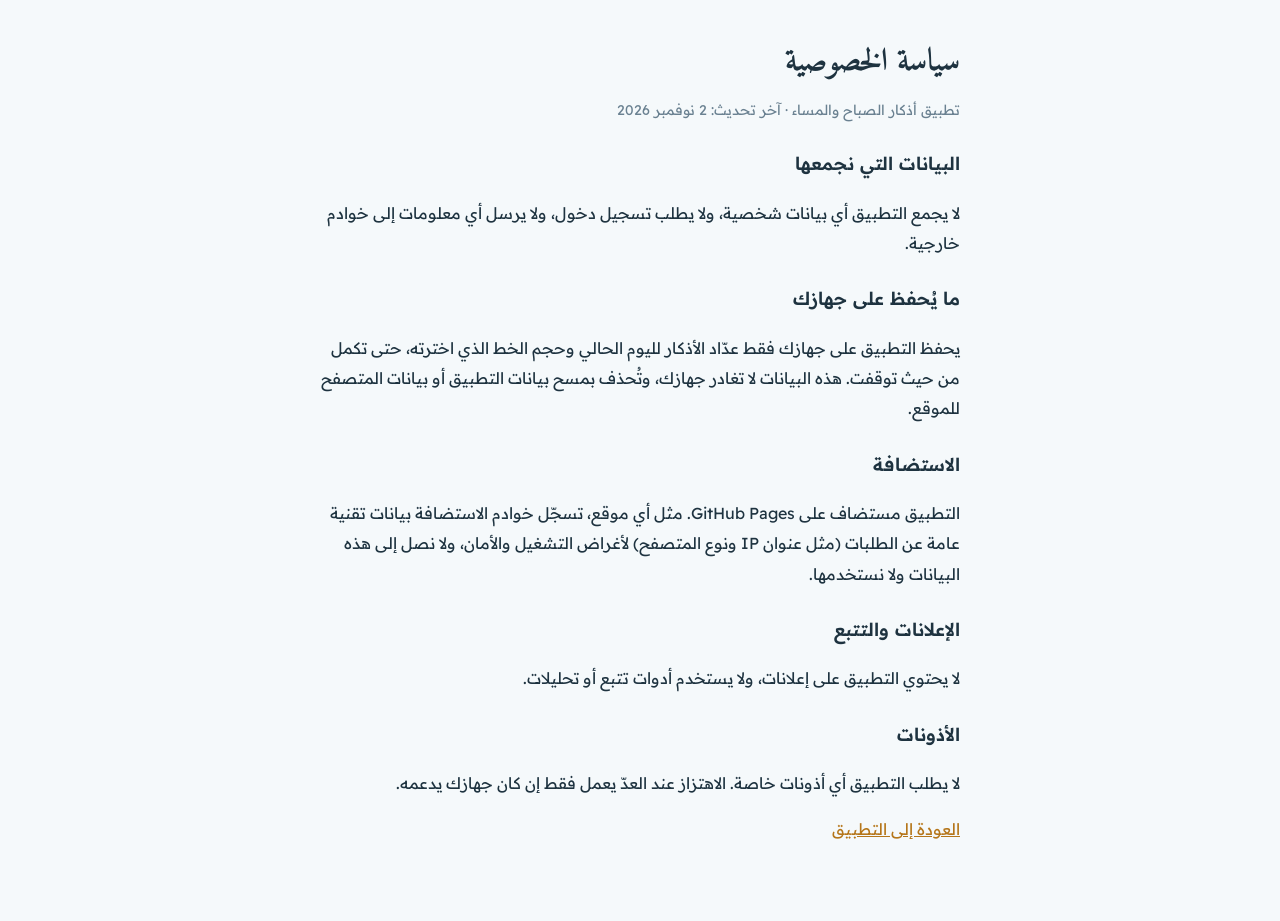
<file: privacy.html>
<!DOCTYPE html>
<html lang="ar" dir="rtl">
<head>
<meta charset="UTF-8">
<meta name="viewport" content="width=device-width, initial-scale=1">
<title>سياسة الخصوصية – أذكار الصباح والمساء</title>
<link rel="stylesheet" href="fonts/fonts.css">
<style>
body{margin:0;font-family:"Readex Pro",system-ui,Tahoma,sans-serif;background:#F5F9FB;color:#1E3340;line-height:1.9}
main{max-width:640px;margin:0 auto;padding:32px 20px 60px}
h1{font-family:"Amiri",serif;font-size:32px;margin:0 0 4px}
p.meta{color:#6A8191;font-size:14px;margin:0 0 24px}
h2{font-size:18px;margin:24px 0 4px}
a{color:#B5761A}
</style>
</head>
<body>
<main>
<h1>سياسة الخصوصية</h1>
<p class="meta">تطبيق أذكار الصباح والمساء · آخر تحديث: 2 نوفمبر 2026</p>

<h2>البيانات التي نجمعها</h2>
<p>لا يجمع التطبيق أي بيانات شخصية، ولا يطلب تسجيل دخول، ولا يرسل أي معلومات إلى خوادم خارجية.</p>

<h2>ما يُحفظ على جهازك</h2>
<p>يحفظ التطبيق على جهازك فقط عدّاد الأذكار لليوم الحالي وحجم الخط الذي اخترته، حتى تكمل من حيث توقفت. هذه البيانات لا تغادر جهازك، وتُحذف بمسح بيانات التطبيق أو بيانات المتصفح للموقع.</p>

<h2>الاستضافة</h2>
<p>التطبيق مستضاف على GitHub Pages. مثل أي موقع، تسجّل خوادم الاستضافة بيانات تقنية عامة عن الطلبات (مثل عنوان IP ونوع المتصفح) لأغراض التشغيل والأمان، ولا نصل إلى هذه البيانات ولا نستخدمها.</p>

<h2>الإعلانات والتتبع</h2>
<p>لا يحتوي التطبيق على إعلانات، ولا يستخدم أدوات تتبع أو تحليلات.</p>

<h2>الأذونات</h2>
<p>لا يطلب التطبيق أي أذونات خاصة. الاهتزاز عند العدّ يعمل فقط إن كان جهازك يدعمه.</p>

<p><a href="./">العودة إلى التطبيق</a></p>
</main>
</body>
</html>
</file>
<file: fonts/fonts.css>
@font-face{font-family:'Amiri';font-style:normal;font-weight:400;font-display:swap;src:url(amiri-arabic-400-normal.woff2) format('woff2');unicode-range:U+0600-06FF,U+0750-077F,U+0870-088E,U+0890-0891,U+0897-08E1,U+08E3-08FF,U+200C-200E,U+2010-2011,U+204F,U+2E41,U+FB50-FDFF,U+FE70-FE74,U+FE76-FEFC}
@font-face{font-family:'Amiri';font-style:normal;font-weight:400;font-display:swap;src:url(amiri-latin-400-normal.woff2) format('woff2');unicode-range:U+0000-00FF,U+0131,U+0152-0153,U+02BB-02BC,U+02C6,U+02DA,U+02DC,U+0304,U+0308,U+0329,U+2000-206F,U+20AC,U+2122,U+2191,U+2193,U+2212,U+2215,U+FEFF,U+FFFD}
@font-face{font-family:'Amiri';font-style:normal;font-weight:700;font-display:swap;src:url(amiri-arabic-700-normal.woff2) format('woff2');unicode-range:U+0600-06FF,U+0750-077F,U+0870-088E,U+0890-0891,U+0897-08E1,U+08E3-08FF,U+200C-200E,U+2010-2011,U+204F,U+2E41,U+FB50-FDFF,U+FE70-FE74,U+FE76-FEFC}
@font-face{font-family:'Amiri';font-style:normal;font-weight:700;font-display:swap;src:url(amiri-latin-700-normal.woff2) format('woff2');unicode-range:U+0000-00FF,U+0131,U+0152-0153,U+02BB-02BC,U+02C6,U+02DA,U+02DC,U+0304,U+0308,U+0329,U+2000-206F,U+20AC,U+2122,U+2191,U+2193,U+2212,U+2215,U+FEFF,U+FFFD}
@font-face{font-family:'Readex Pro';font-style:normal;font-weight:400;font-display:swap;src:url(readex-pro-arabic-400-normal.woff2) format('woff2');unicode-range:U+0600-06FF,U+0750-077F,U+0870-088E,U+0890-0891,U+0897-08E1,U+08E3-08FF,U+200C-200E,U+2010-2011,U+204F,U+2E41,U+FB50-FDFF,U+FE70-FE74,U+FE76-FEFC}
@font-face{font-family:'Readex Pro';font-style:normal;font-weight:400;font-display:swap;src:url(readex-pro-latin-400-normal.woff2) format('woff2');unicode-range:U+0000-00FF,U+0131,U+0152-0153,U+02BB-02BC,U+02C6,U+02DA,U+02DC,U+0304,U+0308,U+0329,U+2000-206F,U+20AC,U+2122,U+2191,U+2193,U+2212,U+2215,U+FEFF,U+FFFD}
@font-face{font-family:'Readex Pro';font-style:normal;font-weight:500;font-display:swap;src:url(readex-pro-arabic-500-normal.woff2) format('woff2');unicode-range:U+0600-06FF,U+0750-077F,U+0870-088E,U+0890-0891,U+0897-08E1,U+08E3-08FF,U+200C-200E,U+2010-2011,U+204F,U+2E41,U+FB50-FDFF,U+FE70-FE74,U+FE76-FEFC}
@font-face{font-family:'Readex Pro';font-style:normal;font-weight:500;font-display:swap;src:url(readex-pro-latin-500-normal.woff2) format('woff2');unicode-range:U+0000-00FF,U+0131,U+0152-0153,U+02BB-02BC,U+02C6,U+02DA,U+02DC,U+0304,U+0308,U+0329,U+2000-206F,U+20AC,U+2122,U+2191,U+2193,U+2212,U+2215,U+FEFF,U+FFFD}
@font-face{font-family:'Readex Pro';font-style:normal;font-weight:600;font-display:swap;src:url(readex-pro-arabic-600-normal.woff2) format('woff2');unicode-range:U+0600-06FF,U+0750-077F,U+0870-088E,U+0890-0891,U+0897-08E1,U+08E3-08FF,U+200C-200E,U+2010-2011,U+204F,U+2E41,U+FB50-FDFF,U+FE70-FE74,U+FE76-FEFC}
@font-face{font-family:'Readex Pro';font-style:normal;font-weight:600;font-display:swap;src:url(readex-pro-latin-600-normal.woff2) format('woff2');unicode-range:U+0000-00FF,U+0131,U+0152-0153,U+02BB-02BC,U+02C6,U+02DA,U+02DC,U+0304,U+0308,U+0329,U+2000-206F,U+20AC,U+2122,U+2191,U+2193,U+2212,U+2215,U+FEFF,U+FFFD}
</file>
